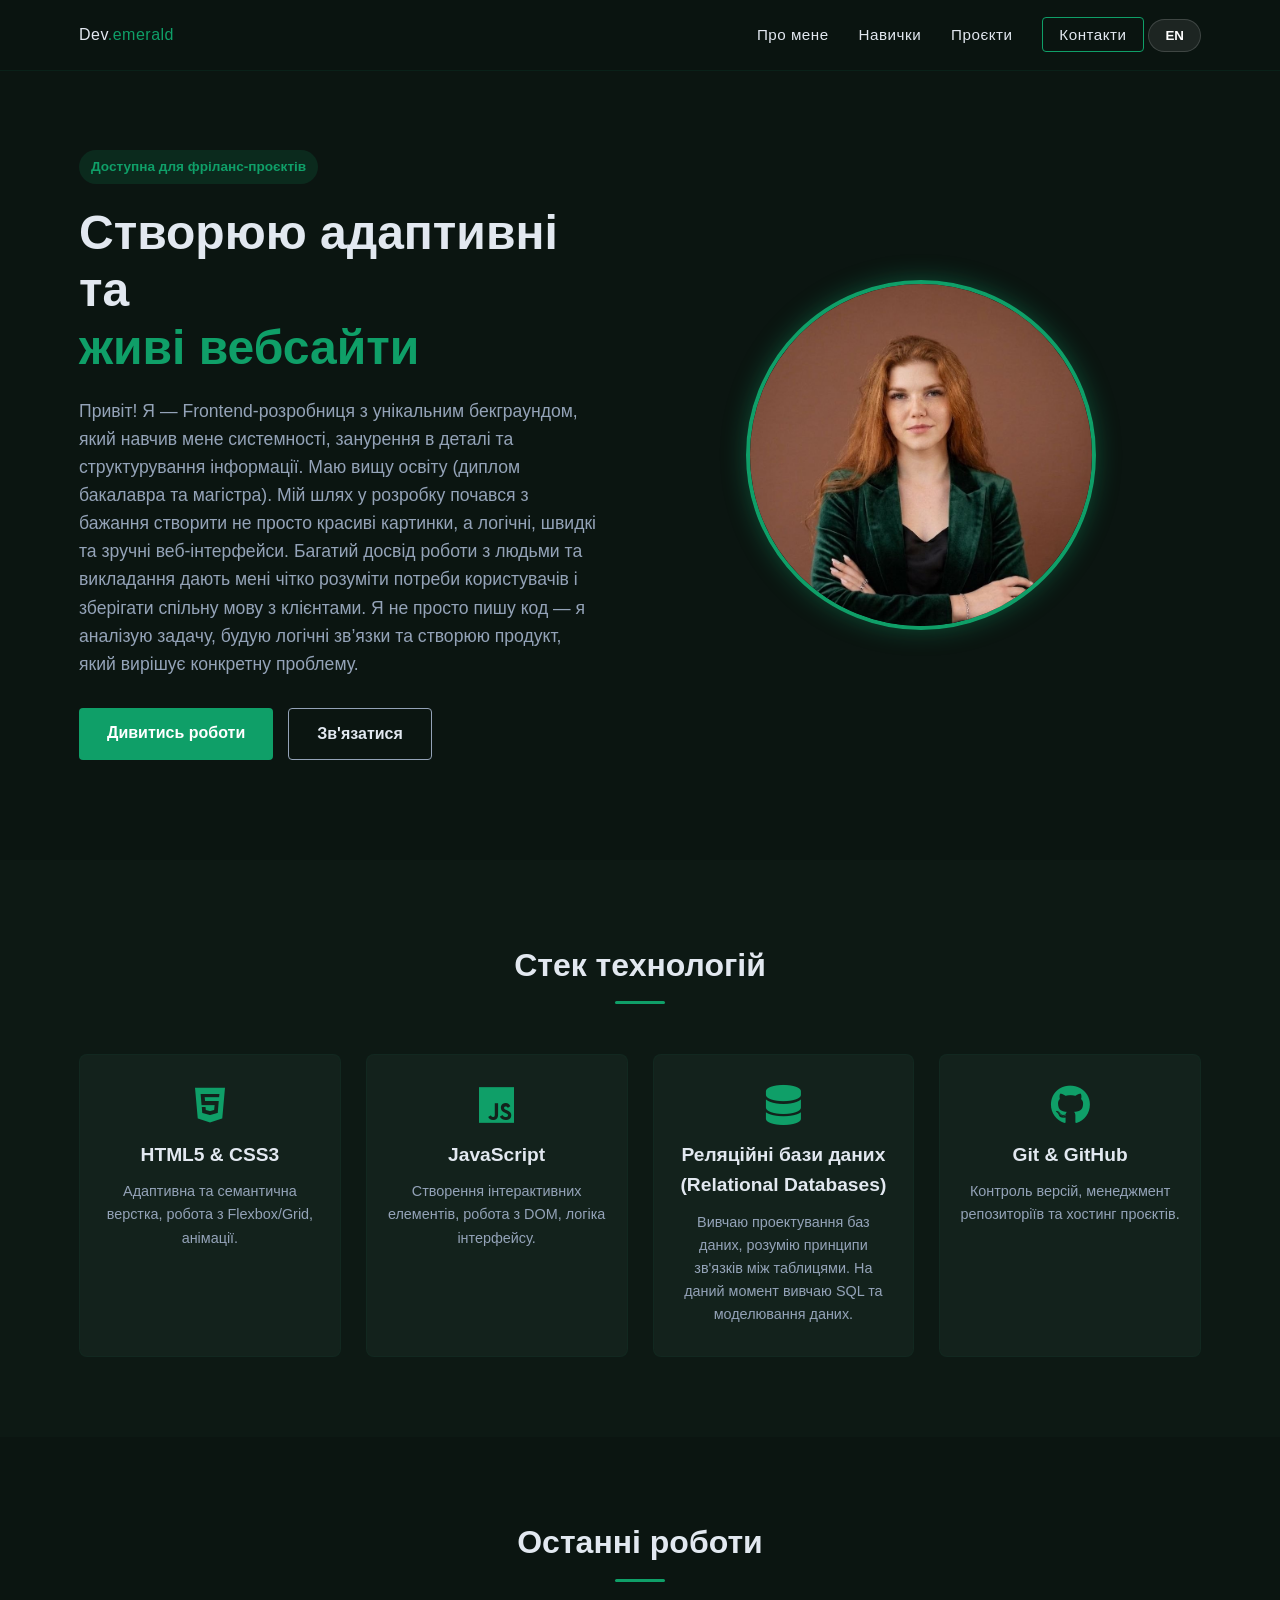
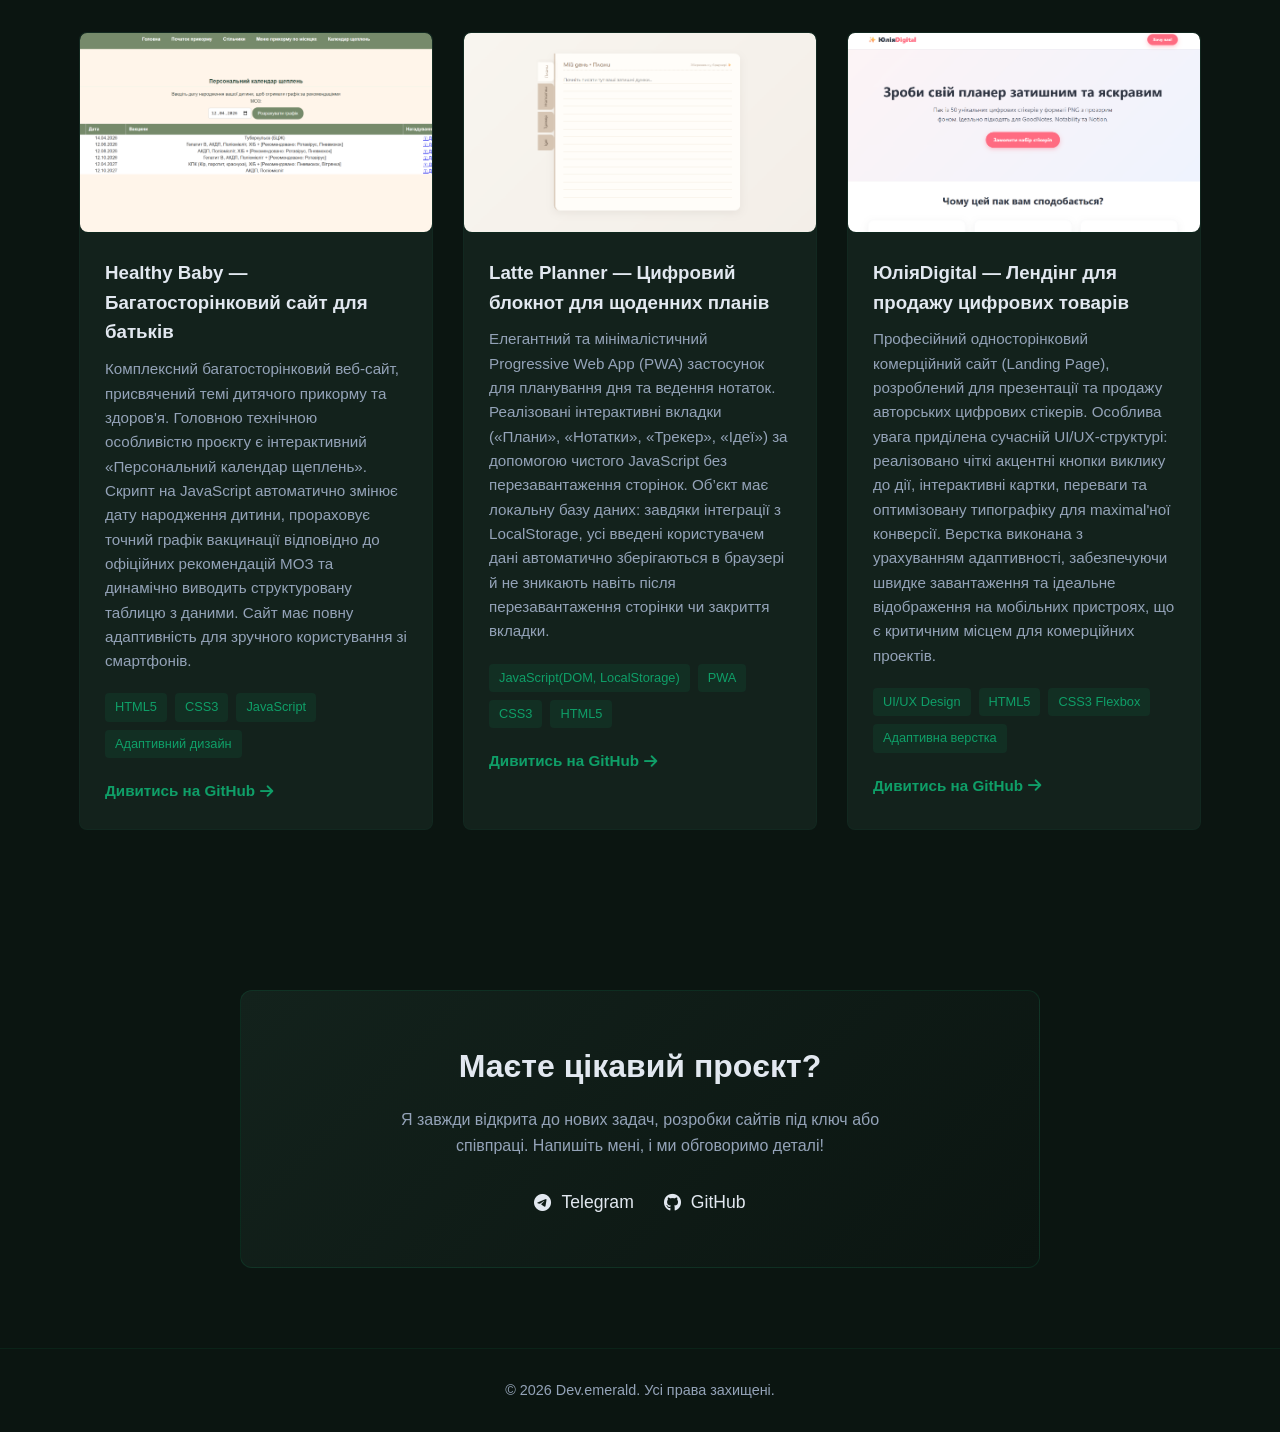
<file: index.html>
<!DOCTYPE html>
<html lang="uk">
<head>
    <meta charset="UTF-8">
    <meta name="viewport" content="width=device-width, initial-scale=1.0">
    
    <title>Портфоліо Frontend Розробниці | Олена Dev.emerald</title>
    
    <meta name="description" content="Шукаєте розробника для створення сайту? Професійна адаптивна верстка, створення лендінгів, PWA-додатків. Подивіться мої роботи!">
    
    <meta name="keywords" content="frontend розробник, замовити сайт, розробка лендінгу, адаптивний дизайн, верстка сайту, портфоліо розробника">
    <link rel="stylesheet" href="styles.css">
    
    <link rel="stylesheet" href="https://cdnjs.cloudflare.com/ajax/libs/font-awesome/6.4.0/css/all.min.css">
</head>
<body>

    <!-- Навігація -->
    <header class="navbar">
        <div class="container navbar-content">
            <div class="logo">Dev<span>.emerald</span></div>
            
            <nav class="nav-links">
                <a href="#about" data-i18n="nav-about">Про мене</a>
                <a href="#skills" data-i18n="nav-skills">Навички</a>
                <a href="#projects" data-i18n="nav-projects">Проєкти</a>
                <a href="#contact" class="btn-nav" data-i18n="nav-contact">Контакти</a>
                <button id="lang-toggle" class="lang-toggle" type="button">EN</button>
            </nav>
        </div>
    </header>

    <!-- Головний екран (Hero) -->
    <section class="hero" id="about">
        <div class="container hero-content">
            <div class="hero-text">
                <span class="badge" data-i18n="hero-badge">Доступна для фріланс-проєктів</span>
                <h1>
                    <span data-i18n="hero-title-1">Створюю адаптивні та </span><br>
                    <span class="text-highlight" data-i18n="hero-title-highlight">живі вебсайти</span>
                </h1>
                <p data-i18n="hero-text">Привіт! Я — Frontend-розробниця з унікальним бекграундом, який навчив мене системності, занурення в деталі та структурування інформації. Маю вищу освіту (диплом бакалавра та магістра). Мій шлях у розробку почався з бажання створити не просто красиві картинки, а логічні, швидкі та зручні веб-інтерфейси. Багатий досвід роботи з людьми та викладання дають мені чітко розуміти потреби користувачів і зберігати спільну мову з клієнтами. Я не просто пишу код — я аналізую задачу, будую логічні зв’язки та створюю продукт, який вирішує конкретну проблему.</p>
                 <div class="hero-cta">
                    <a href="#projects" class="btn btn-primary" data-i18n="btn-view-work">Дивитись роботи</a>
                    <a href="#contact" class="btn btn-secondary" data-i18n="btn-contact-me">Зв'язатися</a>
                </div>
            </div>
            <div class="hero-visual">
                <img src="img/my-photo.jpg.jpg" alt="Моє фото">
            </div>
        </div>              
       
    </section>

    <!-- Навички -->
    <section class="skills" id="skills">
        <div class="container">
            <h2 class="section-title" data-i18n="section-skills">Стек технологій</h2>
            <div class="skills-grid">
                <div class="skill-card">
                    <i class="fa-brands fa-html5"></i>
                    <h3>HTML5 & CSS3</h3>
                    <p data-i18n="skill-html-desc">Адаптивна та семантична верстка, робота з Flexbox/Grid, анімації.</p>
                </div>
                <div class="skill-card">
                    <i class="fa-brands fa-js"></i>
                    <h3>JavaScript</h3>
                    <p data-i18n="skill-js-desc">Створення інтерактивних елементів, робота з DOM, логіка інтерфейсу.</p>
                </div>
                <div class="skill-card">
                    <i class="fa-solid fa-database"></i>
                    <h3 data-i18n="skill-db-title">Реляційні бази даних (Relational Databases)</h3>
                    <p data-i18n="skill-db-desc">Вивчаю проектування баз даних, розумію принципи зв'язків між таблицями. На даний момент вивчаю SQL та моделювання даних.</p>
                </div>
                <div class="skill-card">
                    <i class="fa-brands fa-github"></i>
                    <h3>Git & GitHub</h3>
                    <p data-i18n="skill-git-desc">Контроль версій, менеджмент репозиторіїв та хостинг проєктів.</p>
                </div>
            </div>
        </div>
    </section>

    <!-- Проєкти -->
    <section class="projects" id="projects">
        <div class="container">
            <h2 class="section-title" data-i18n="section-projects">Останні роботи</h2>
            <div class="projects-grid">
                <!-- Картка проєкту 1 -->
                <div class="project-card">
                    <div class="project-img placeholder">
                        <img src="img/project1.jpg" class="project-img" alt="Скріншот Проєкту 1">
                    </div>
                    <div class="project-info">
                        <h3 data-i18n="project-1-title">Healthy Baby — Багатосторінковий сайт для батьків</h3>
                        <p data-i18n="project-1-desc">Комплексний багатосторінковий веб-сайт, присвячений темі дитячого прикорму та здоров'я. Головною технічною особливістю проєкту є інтерактивний <span>«Персональний календар щеплень»</span>. Скрипт на JavaScript автоматично змінює дату народження дитини, прораховує точний графік вакцинації відповідно до офіційних рекомендацій МОЗ та динамічно виводить структуровану таблицю з даними. Сайт має повну адаптивність для зручного користування зі смартфонів.</p>
                        <div class="project-tags">
                            <span>HTML5</span>
                            <span>CSS3</span>
                            <span>JavaScript</span>
                            <span data-i18n="project-1-tag-responsive">Адаптивний дизайн</span>
                        </div>
                        <a href="https://angelinacherry74-code.github.io/baby-food/" class="project-link"><span data-i18n="project-1-link">Дивитись на GitHub</span> <i class="fa-solid fa-arrow-right"></i></a>
                    </div>
                </div>
                <!-- Картка проєкту 2 -->
                <div class="project-card">
                    <div class="project-img placeholder">
                        <span><img src="img/project2.jpg" class="project-img" alt="Скріншот Проєкту 2"></span>
                    </div>
                    <div class="project-info">
                        <h3 data-i18n="project-2-title">Latte Planner — Цифровий блокнот для щоденних планів</h3>
                        <p data-i18n="project-2-desc">Елегантний та мінімалістичний Progressive Web App (PWA) застосунок для планування дня та ведення нотаток. Реалізовані інтерактивні вкладки («Плани», «Нотатки», «Трекер», «Ідеї») за допомогою чистого JavaScript без перезавантаження сторінок. Об’єкт має локальну базу даних: завдяки інтеграції з LocalStorage, усі введені користувачем дані автоматично зберігаються в браузері й не зникають навіть після перезавантаження сторінки чи закриття вкладки.</p>
                        <div class="project-tags">
                            <span>JavaScript(DOM, LocalStorage)</span>
                            <span>PWA</span>
                            <span>CSS3</span>
                            <span>HTML5</span>
                        </div>
                        <a href="https://angelinacherry74-code.github.io/latte-planner/" class="project-link"><span data-i18n="project-2-link">Дивитись на GitHub</span> <i class="fa-solid fa-arrow-right"></i></a>
                    </div>
                </div>
                <!-- Картка проєкту 3 -->
                <div class="project-card">
                    <div class="project-img placeholder">
                        <span><img src="img/project3.jpg" class="project-img" alt="Скріншот Проєкту 3"></span>
                    </div>
                    <div class="project-info">
                        <h3 data-i18n="project-3-title">ЮліяDigital — Лендінг для продажу цифрових товарів</h3>
                        <p data-i18n="project-3-desc">Професійний односторінковий комерційний сайт (Landing Page), розроблений для презентації та авторських цифрових стікерів. Особлива увага приділена сучасній UI/UX-структурі: реалізовано чіткі акцентні кнопки виклику до дії, інтерактивні картки, переваги та оптимізовану типографіку для максимальної конверсії. Верстка виконана з урахуванням адаптивності, забезпечуючи швидке завантаження та ідеальне відображення на мобільних пристроях, що є критичним місцем для комерційних проектів.</p>
                        <div class="project-tags">
                            <span>UI/UX Design</span>
                            <span>HTML5</span>
                            <span>CSS3 Flexbox</span>
                            <span data-i18n="project-3-tag-adaptive">Адаптивна верстка</span>
                        </div>
                        <a href="https://angelinacherry74-code.github.io/lending/" class="project-link"><span data-i18n="project-3-link">Дивитись на GitHub</span> <i class="fa-solid fa-arrow-right"></i></a>
                    </div>
                </div>
            </div>
        </div>
    </section>

    <!-- Зворотній зв'язок -->
    <section class="contact" id="contact">
        <div class="container contact-box">
            <h2 data-i18n="contact-title">Маєте цікавий проєкт?</h2>
            <p data-i18n="contact-text">Я завжди відкрита до нових задач, розробки сайтів під ключ або співпраці. Напишіть мені, і ми обговоримо деталі!</p>
            <div class="contact-links">
                <a href="https://t.me/Foxymaddened" target="_blank" class="contact-item">
                    <i class="fa-brands fa-telegram"></i> Telegram
                </a>
                <a href="https://github.com/angelinacherry74-code" target="_blank" class="contact-item"><i class="fa-brands fa-github"></i> GitHub</a>
            </div>
        </div>
    </section>

    <!-- Футер -->
    <footer class="footer">
        <div class="container">
            <p data-i18n="footer-copy">© 2026 Dev.emerald. Усі права захищені.</p>
        </div>
    </footer>
<script src="translations.js"></script>
    
    <script src="script.js"></script>
</body>
</html>
</file>
<file: styles.css>
/* Базові налаштування та змінні */
:root {
    --bg-dark: #0b1511;       /* Дуже темний смарагдово-сірий фон */
    --bg-card: #13221c;       /* Фон для карток */
    --primary: #0f9f68;       /* Яскравий смарагдовий акцент */
    --primary-hover: #14b87c; /* Смарагдовий при ховері */
    --text-main: #e2e8f0;     /* Світло-сірий текст */
    --text-muted: #94a3b8;    /* Текст для описів */
    --white: #ffffff;
}

* {
    margin: 0;
    padding: 0;
    box-sizing: border-box;
    scroll-behavior: smooth;
}

body {
    background-color: var(--bg-dark);
    color: var(--text-main);
    font-family: 'Segoe UI', Tahoma, Geneva, Verdana, sans-serif;
    line-height: 1.6;
}

.container {
    width: 90%;
    max-width: 1200px;
    margin: 0 auto;
    padding: 0 15px;
}

/* Навігація */
.navbar {
    background-color: rgba(11, 21, 17, 0.85);
    backdrop-filter: blur(10px);
    position: fixed;
    width: 100%;
    top: 0;
    z-index: 1000;
    border-bottom: 1px solid rgba(15, 159, 104, 0.1);
}

.navbar-content {
    display: flex;
    justify-content: space-between;
    align-items: center;
    height: 70px;
    gap: 20px;
    letter-spacing: 0.5px;
}

.logo span {
    color: var(--primary);
}

.lang-toggle {
    background-color: rgba(255, 255, 255, 0.08);
    border: 1px solid rgba(255, 255, 255, 0.15);
    color: var(--white);
    padding: 8px 16px;
    border-radius: 999px;
    cursor: pointer;
    transition: background-color 0.3s ease, border-color 0.3s ease;
    font-weight: 600;
}

.lang-toggle:hover {
    background-color: rgba(15, 159, 104, 0.18);
    border-color: var(--primary);
}

.nav-links a {
    color: var(--text-main);
    text-decoration: none;
    margin-left: 25px;
    transition: color 0.3s ease;
    font-size: 0.95rem;
}

.nav-links a:hover {
    color: var(--primary);
}

.nav-links .btn-nav {
    border: 1px solid var(--primary);
    padding: 8px 16px;
    border-radius: 4px;
    transition: all 0.3s ease;
}

.nav-links .btn-nav:hover {
    background-color: var(--primary);
    color: var(--white);
}

/* Головний екран (Hero) */
.hero {
    padding: 150px 0 100px;
    min-height: 80vh;
    display: flex;
    align-items: center;
}

.hero-content {
    display: flex;
    align-items: center;
    justify-content: space-between;
    gap: 40px;
}

.hero-text {
    flex: 1;
    max-width: 600px;
}

.badge {
    background-color: rgba(15, 159, 104, 0.15);
    color: var(--primary);
    padding: 6px 12px;
    border-radius: 20px;
    font-size: 0.85rem;
    font-weight: 600;
    display: inline-block;
    margin-bottom: 20px;
}

.hero-text h1 {
    font-size: 3rem;
    line-height: 1.2;
    margin-bottom: 20px;
}

.text-highlight {
    color: var(--primary);
}

.hero-text p {
    color: var(--text-muted);
    font-size: 1.1rem;
    margin-bottom: 30px;
}

.hero-cta {
    display: flex;
    gap: 15px;
}

.btn {
    padding: 12px 28px;
    border-radius: 4px;
    text-decoration: none;
    font-weight: 600;
    transition: all 0.3s ease;
}

.btn-primary {
    background-color: var(--primary);
    color: var(--white);
}

.btn-primary:hover {
    background-color: var(--primary-hover);
}

.btn-secondary {
    border: 1px solid var(--text-muted);
    color: var(--text-main);
}

.btn-secondary:hover {
    border-color: var(--primary);
    color: var(--primary);
}

.hero-visual {
    flex: 1;
    display: flex;
    justify-content: center;
}

/* Абстрактна смарагдова фігура як декор */
.emerald-shape {
    width: 300px;
    height: 300px;
    background: linear-gradient(135deg, var(--primary), #054f33);
    border-radius: 30% 70% 70% 30% / 30% 30% 70% 70%;
    box-shadow: 0 0 60px rgba(15, 159, 104, 0.3);
    animation: morph 8s ease-in-out infinite alternate;
}

@keyframes morph {
    0% { border-radius: 30% 70% 70% 30% / 30% 30% 70% 70%; }
    100% { border-radius: 70% 30% 30% 70% / 70% 70% 30% 30%; }
}

/* Загальні стилі секцій */
.section-title {
    text-align: center;
    font-size: 2rem;
    margin-bottom: 50px;
    position: relative;
}

.section-title::after {
    content: '';
    display: block;
    width: 50px;
    height: 3px;
    background-color: var(--primary);
    margin: 10px auto 0;
    border-radius: 2px;
}

/* Секція навичок */
.skills {
    padding: 80px 0;
    background-color: rgba(19, 34, 28, 0.3);
}

.skills-grid {
    display: grid;
    grid-template-columns: repeat(auto-fit, minmax(220px, 1fr));
    gap: 25px;
}

.skill-card {
    background-color: var(--bg-card);
    padding: 30px 20px;
    border-radius: 8px;
    text-align: center;
    border: 1px solid rgba(15, 159, 104, 0.05);
    transition: transform 0.3s ease, border-color 0.3s ease;
}

.skill-card:hover {
    transform: translateY(-5px);
    border-color: rgba(15, 159, 104, 0.3);
}

.skill-card i {
    font-size: 2.5rem;
    color: var(--primary);
    margin-bottom: 15px;
}

.skill-card h3 {
    margin-bottom: 10px;
    font-size: 1.2rem;
}

.skill-card p {
    color: var(--text-muted);
    font-size: 0.9rem;
}

/* Проєкти */
.projects {
    padding: 80px 0;
}

.projects-grid {
    display: grid;
    grid-template-columns: repeat(auto-fit, minmax(340px, 1fr));
    gap: 30px;
}

.project-card {
    background-color: var(--bg-card);
    border-radius: 8px;
    overflow: hidden;
    border: 1px solid rgba(15, 159, 104, 0.05);
}

.project-img.placeholder {
    height: 200px;
    background-color: #0e1b16;
    display: flex;
    align-items: center;
    justify-content: center;
    color: var(--text-muted);
    font-size: 0.9rem;
    border-bottom: 1px solid rgba(15, 159, 104, 0.1);
}
.project-img {
    width: 100%;
    height: 200px;
    object-fit: cover;
    object-position: top;
    border-radius: 8px;
    display: block;
}

.project-info {
    padding: 25px;
}

.project-info h3 {
    margin-bottom: 10px;
}

.project-info p {
    color: var(--text-muted);
    font-size: 0.95rem;
    margin-bottom: 20px;
}

.project-tags {
    display: flex;
    flex-wrap: wrap;
    gap: 8px;
    margin-bottom: 20px;
}

.project-tags span {
    background-color: rgba(15, 159, 104, 0.1);
    color: var(--primary);
    padding: 4px 10px;
    border-radius: 4px;
    font-size: 0.8rem;
    font-weight: 500;
}

.project-link {
    color: var(--primary);
    text-decoration: none;
    font-weight: 600;
    font-size: 0.95rem;
    display: inline-flex;
    align-items: center;
    gap: 5px;
    transition: gap 0.2s ease;
}

.project-link:hover {
    color: var(--primary-hover);
    gap: 10px;
}

/* Контакти */
.contact {
    padding: 80px 0;
}

.contact-box {
    background: linear-gradient(135deg, var(--bg-card), #0b1511);
    padding: 50px;
    border-radius: 12px;
    text-align: center;
    border: 1px solid rgba(15, 159, 104, 0.15);
    max-width: 800px;
}

.contact-box h2 {
    font-size: 2rem;
    margin-bottom: 15px;
}

.contact-box p {
    color: var(--text-muted);
    max-width: 500px;
    margin: 0 auto 30px;
}

.contact-links {
    display: flex;
    justify-content: center;
    gap: 30px;
    flex-wrap: wrap;
}

.contact-item {
    color: var(--text-main);
    text-decoration: none;
    font-size: 1.1rem;
    display: flex;
    align-items: center;
    gap: 10px;
    transition: color 0.3s ease;
}

.contact-item:hover {
    color: var(--primary);
}

/* Футер */
.footer {
    text-align: center;
    padding: 30px 0;
    border-top: 1px solid rgba(15, 159, 104, 0.1);
    color: var(--text-muted);
    font-size: 0.9rem;
}

/* Адаптивність для мобільних пристроїв */
@media (max-width: 768px) {
    .navbar-content {
        flex-direction: column;
        height: auto;
        padding: 15px 0;
        gap: 15px;
    
    }
    .nav-links {
        display: flex;
        flex-wrap: wrap;
        justify-content: center;
        gap: 10px;
        width: 100%;
    }
    .nav-links a {
        margin: 0;
        padding: 8px 16px;
        display: inline-block;
        text-align: center;
    }
    .hero-content {
        flex-direction: column-reverse;
        text-align: center;
        padding-top: 50px;
    }
    .hero-text h1 {
        font-size: 2.2rem;
    }
    .hero-cta {
        justify-content: center;
    }
    
}
 /* Контейнер для фото (правий бік екрану) */
.hero-visual {
    flex: 1;
    display: flex;
    justify-content: center;
    align-items: center;
    position: relative;
    padding: 20px;
}

/* Стилізація самого зображення */
.hero-visual img {
    width: 350px;         /* Оптимальна ширина фото */
    height: 350px;        /* Висота має бути рівною ширині, щоб коло було ідеальним */
    object-fit: cover;    /* Робить так, щоб фото не стискалося і не розтягувалося, а акуратно обрізалося по центру */
    border-radius: 50%;   /* Робить фото повністю круглим. Якщо хочеш квадрат із м'якими кутами — зміни на 20px */
    
    /* Смарагдова рамка навколо фото */
    border: 4px solid var(--primary); 
    
    /* Ефектне м'яке смарагдове світіння (неоновий ефект) */
    box-shadow: 0 0 25px rgba(15, 159, 104, 0.4), 
                inset 0 0 15px rgba(0, 0, 0, 0.2);
                
    /* Плавний ефект при наведенні мишкою */
    transition: transform 0.5s ease, box-shadow 0.5s ease;
}

/* Інтерактивний ефект: коли наводиш мишкою на фото, воно злегка збільшується, а сяйво стає яскравішим */
.hero-visual img:hover {
    transform: scale(1.03);
    box-shadow: 0 0 40px rgba(20, 184, 124, 0.7);
}

/* Адаптивність для мобільних пристроїв (екрани менше 768px) */
@media (max-width: 768px) {
    .hero-visual {
        width: 100%;
        margin-bottom: 20px; /* Додає відступ, щоб на смартфонах фото не притискалося до тексту */
    }
    
    .hero-visual img {
        width: 220px;       /* Трохи зменшуємо розмір фото на телефонах */
        height: 220px;
    }
}
</file>
